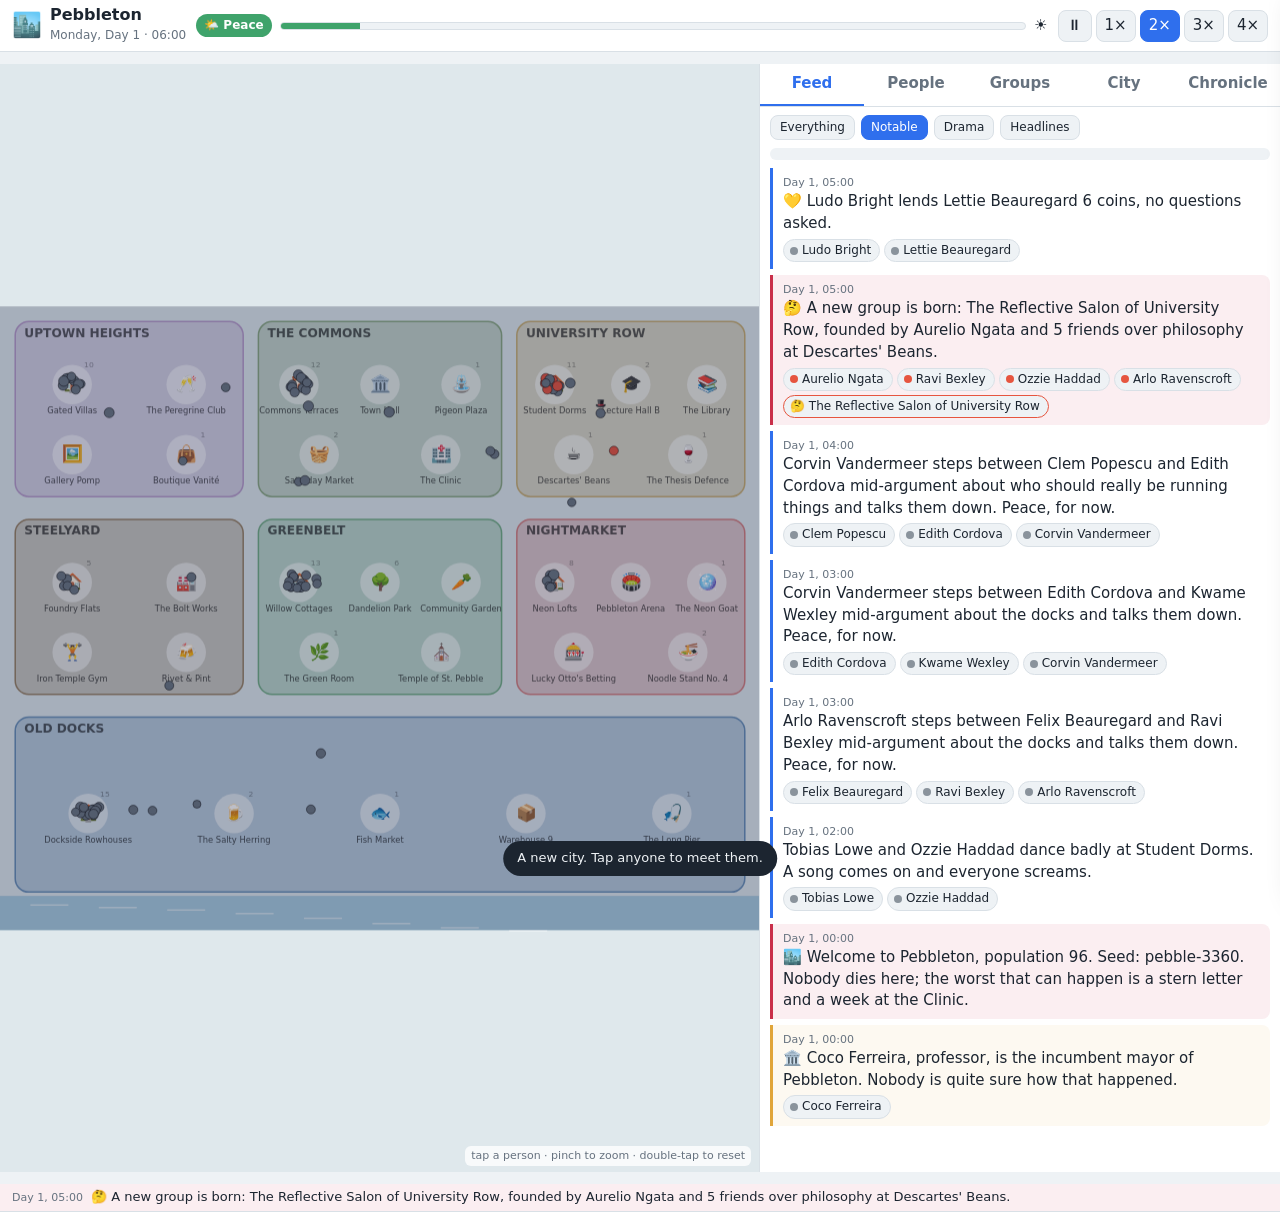
<file: city/index.html>
<!DOCTYPE html>
<html lang="en">
<head>
<meta charset="utf-8">
<meta name="viewport" content="width=device-width, initial-scale=1, viewport-fit=cover">
<meta name="theme-color" content="#1b2430">
<title>Pebbleton — a living AI city</title>
<link rel="stylesheet" href="css/style.css">
</head>
<body>
<header id="top">
  <div class="brand"><span class="logo">🏙️</span><div><b>Pebbleton</b><small id="clock">Day 1 · 00:00</small></div></div>
  <div class="controls">
    <button id="play" title="Play / pause (space)">⏸</button>
    <button class="spd" data-spd="1" title="Slow">1×</button>
    <button class="spd on" data-spd="2" title="Normal">2×</button>
    <button class="spd" data-spd="3" title="Fast">3×</button>
    <button class="spd" data-spd="4" title="Very fast">4×</button>
  </div>
  <div class="status">
    <span id="phase" class="phase peace">🌤️ Peace</span>
    <div class="tension" title="City tension"><div id="tension-fill" class="fill"></div></div>
    <span id="weather">☀️</span>
  </div>
</header>
<main>
  <section id="mapwrap">
    <canvas id="map"></canvas>
    <div id="maphint">tap a person · pinch to zoom · double-tap to reset</div>
  </section>
  <div id="headline"></div>
  <section id="side">
    <nav id="tabs">
      <button class="tab on" data-tab="feed">Feed</button>
      <button class="tab" data-tab="people">People</button>
      <button class="tab" data-tab="groups">Groups</button>
      <button class="tab" data-tab="city">City</button>
      <button class="tab" data-tab="chronicle">Chronicle</button>
    </nav>
    <div id="panel">
      <div class="pane" id="pane-feed">
        <div class="feed-tools">
          <button class="lvl" data-lvl="0">Everything</button>
          <button class="lvl on" data-lvl="1">Notable</button>
          <button class="lvl" data-lvl="2">Drama</button>
          <button class="lvl" data-lvl="3">Headlines</button>
        </div>
        <div id="follow-bar" hidden></div>
        <div id="feed"></div>
      </div>
      <div class="pane" id="pane-people" hidden>
        <input id="people-search" type="search" placeholder="Search people, jobs, groups…">
        <div id="people"></div>
      </div>
      <div class="pane" id="pane-groups" hidden><div id="groups"></div></div>
      <div class="pane" id="pane-city" hidden><div id="city"></div></div>
      <div class="pane" id="pane-chronicle" hidden><div id="chronicle"></div></div>
    </div>
  </section>
</main>
<div id="sheet">
  <div class="sheet-bar"><button id="sheet-back" hidden>‹ back</button><span class="grip"></span><button id="sheet-close">✕</button></div>
  <div id="sheet-body"></div>
</div>
<div id="toast"></div>
<script src="js/rng.js"></script>
<script src="js/data.js"></script>
<script src="js/citizen.js"></script>
<script src="js/groups.js"></script>
<script src="js/interactions.js"></script>
<script src="js/politics.js"></script>
<script src="js/conflict.js"></script>
<script src="js/world.js"></script>
<script src="js/render.js"></script>
<script src="js/ui.js"></script>
<script src="js/main.js"></script>
</body>
</html>
</file>
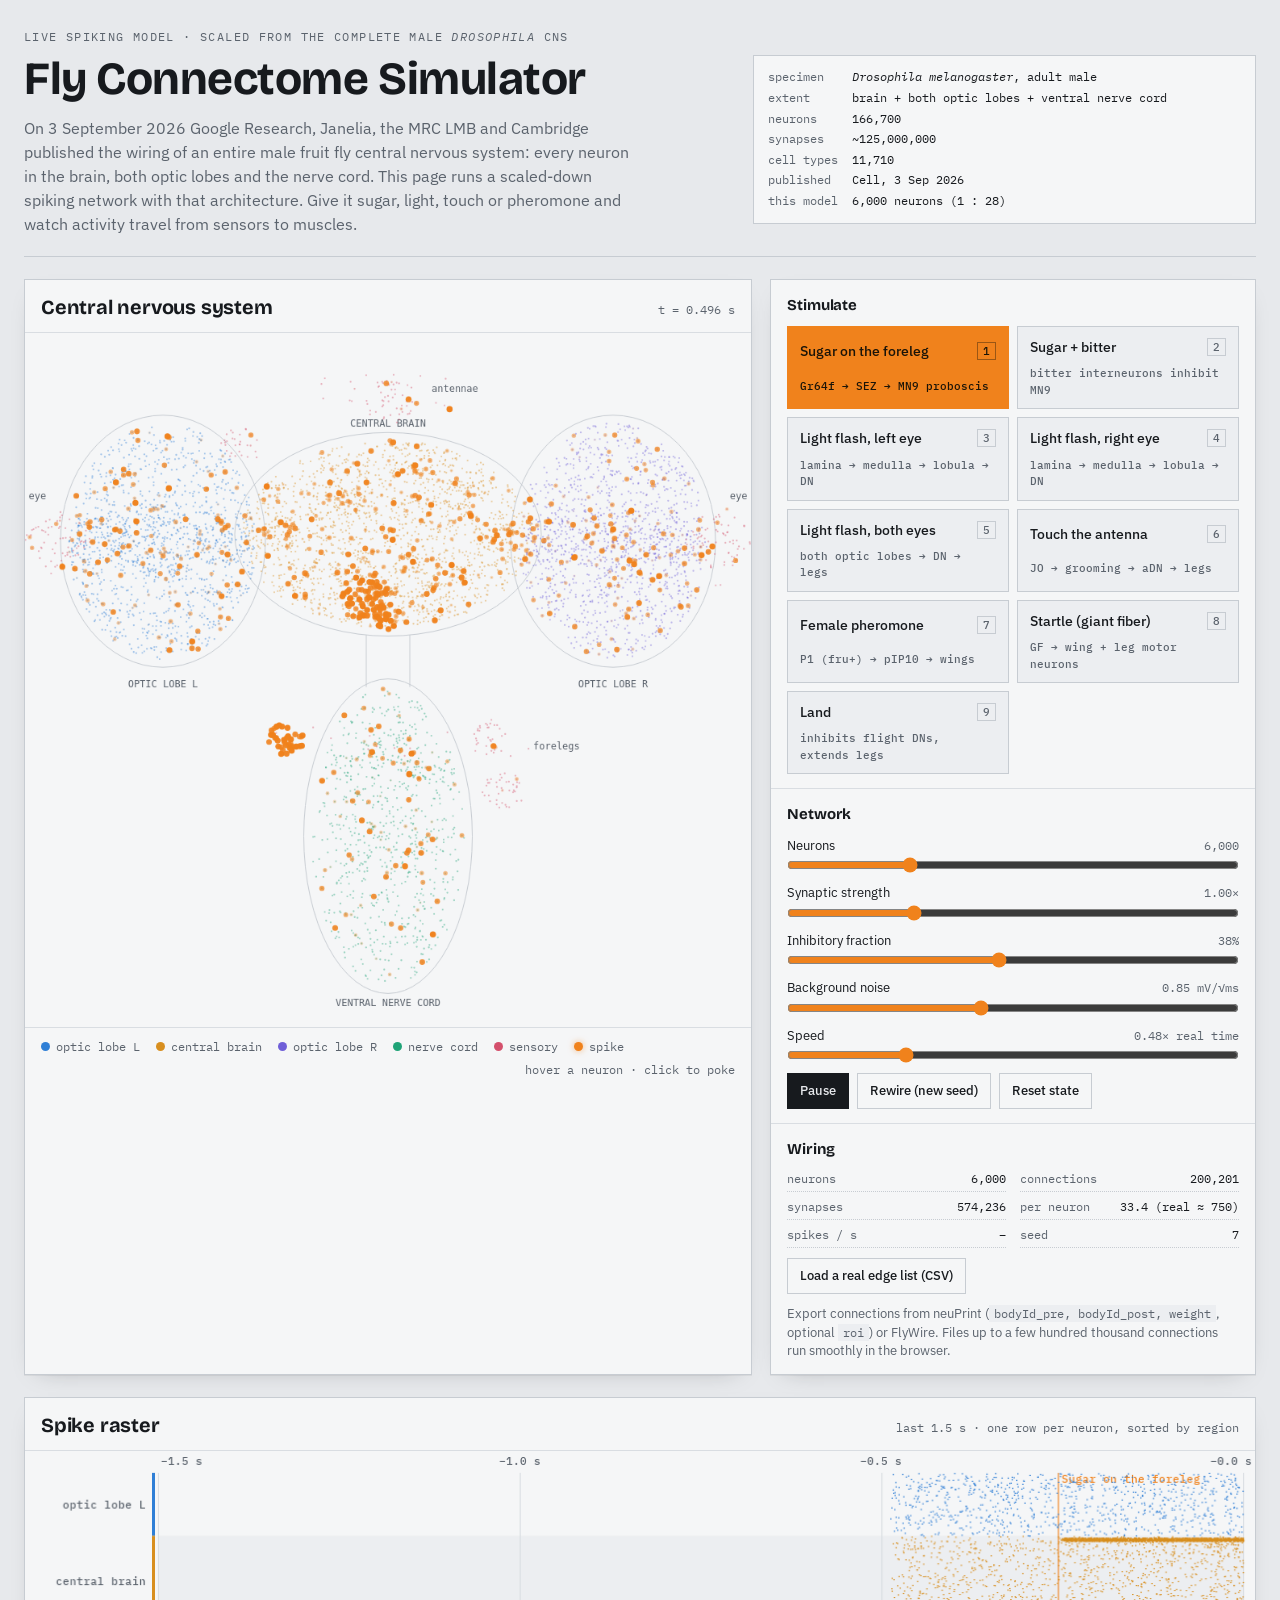
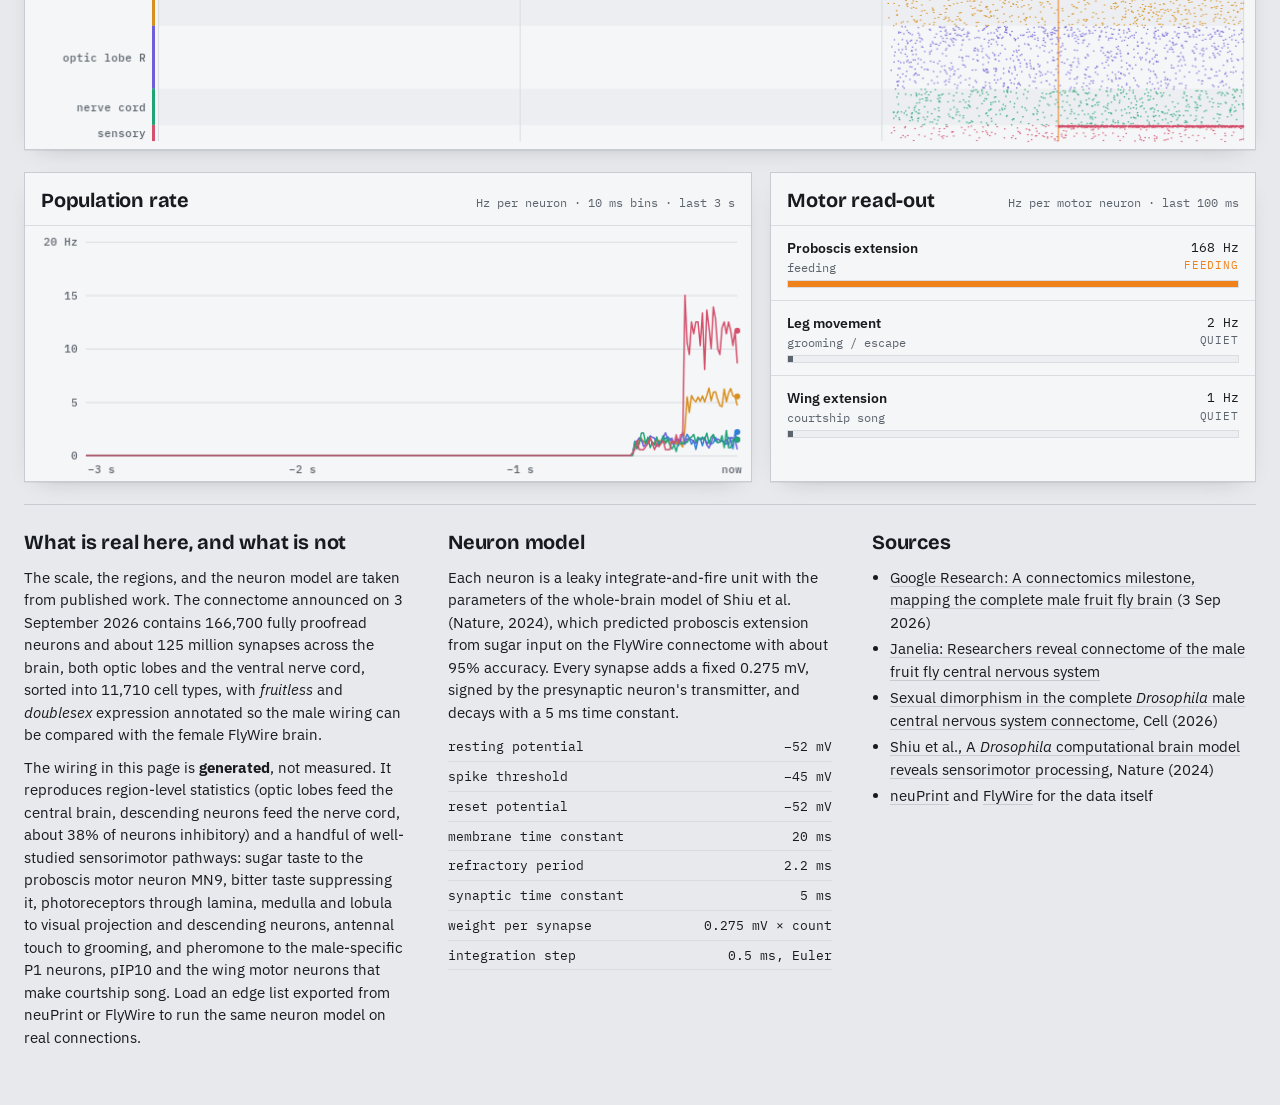
<file: fly-brain-sim/index.html>
<!DOCTYPE html>
<html lang="en">
<head>
<meta charset="utf-8">
<meta name="viewport" content="width=device-width, initial-scale=1">
<title>Fly Connectome Simulator</title>
<link rel="preconnect" href="https://fonts.googleapis.com">
<link rel="stylesheet" href="https://fonts.googleapis.com/css2?family=Bricolage+Grotesque:opsz,wght@12..96,500;12..96,700&family=IBM+Plex+Sans:wght@400;500;600&family=IBM+Plex+Mono:wght@400;500&display=swap">
<style>
:root {
  color-scheme: light dark;
  --bg: #e7e9ec;
  --panel: #f5f6f7;
  --panel-2: #eceef1;
  --ink: #171a1e;
  --muted: #5b636d;
  --line: #c7ccd2;
  --line-soft: #d9dde2;
  --spike: #f0821c;
  --spike-glow: rgba(240, 130, 28, 0.55);
  --olL: #2f7fd6;
  --olR: #6f5fd8;
  --cb: #d88f1f;
  --vnc: #1fa377;
  --sens: #d4506c;
  --focus: #2f7fd6;
  --dot-alpha: 0.42;
  --shadow: 0 1px 0 rgba(23, 26, 30, 0.06), 0 8px 24px -16px rgba(23, 26, 30, 0.35);
}
@media (prefers-color-scheme: dark) {
  :root:not([data-theme="light"]) {
    --bg: #0f1214;
    --panel: #171b1f;
    --panel-2: #1e2428;
    --ink: #e6e9ec;
    --muted: #8d97a1;
    --line: #2b3239;
    --line-soft: #232a30;
    --spike: #ffc857;
    --spike-glow: rgba(255, 200, 87, 0.6);
    --olL: #5aa0ee;
    --olR: #9384f0;
    --cb: #f0ad3f;
    --vnc: #3ec695;
    --sens: #ef7590;
    --focus: #5aa0ee;
    --dot-alpha: 0.5;
    --shadow: 0 1px 0 rgba(0, 0, 0, 0.3), 0 10px 30px -18px rgba(0, 0, 0, 0.9);
  }
}
:root[data-theme="dark"] {
  --bg: #0f1214;
  --panel: #171b1f;
  --panel-2: #1e2428;
  --ink: #e6e9ec;
  --muted: #8d97a1;
  --line: #2b3239;
  --line-soft: #232a30;
  --spike: #ffc857;
  --spike-glow: rgba(255, 200, 87, 0.6);
  --olL: #5aa0ee;
  --olR: #9384f0;
  --cb: #f0ad3f;
  --vnc: #3ec695;
  --sens: #ef7590;
  --focus: #5aa0ee;
  --dot-alpha: 0.5;
  --shadow: 0 1px 0 rgba(0, 0, 0, 0.3), 0 10px 30px -18px rgba(0, 0, 0, 0.9);
}

* { box-sizing: border-box; }
html, body { margin: 0; }
body {
  background: var(--bg);
  color: var(--ink);
  font-family: "IBM Plex Sans", "Helvetica Neue", Arial, sans-serif;
  font-size: 15px;
  line-height: 1.5;
  -webkit-font-smoothing: antialiased;
}
.mono { font-family: "IBM Plex Mono", "SFMono-Regular", Menlo, Consolas, monospace; font-variant-numeric: tabular-nums; }
h1, h2, h3 { font-family: "Bricolage Grotesque", "IBM Plex Sans", Arial, sans-serif; margin: 0; text-wrap: balance; letter-spacing: -0.01em; }
h1 { font-size: clamp(30px, 4.2vw, 46px); font-weight: 700; line-height: 1.05; }
h2 { font-size: 20px; font-weight: 700; }
h3 { font-size: 15px; font-weight: 700; }
p { margin: 0; }
a { color: inherit; text-decoration-color: var(--line); text-underline-offset: 3px; }
a:hover { text-decoration-color: var(--ink); }
:focus-visible { outline: 2px solid var(--focus); outline-offset: 2px; }

.wrap { max-width: 1280px; margin: 0 auto; padding: 28px 24px 56px; display: flex; flex-direction: column; gap: 22px; }

/* ---- header ---- */
.masthead { display: grid; grid-template-columns: minmax(0, 1.4fr) minmax(280px, 1fr); gap: 24px; align-items: end; border-bottom: 1px solid var(--line); padding-bottom: 20px; }
.masthead .lede { max-width: 62ch; margin-top: 12px; color: var(--muted); font-size: 16px; }
.eyebrow { font-family: "IBM Plex Mono", monospace; font-size: 11.5px; letter-spacing: 0.12em; text-transform: uppercase; color: var(--muted); margin-bottom: 10px; }
.specimen { font-family: "IBM Plex Mono", monospace; font-size: 12px; line-height: 1.55; border: 1px solid var(--line); background: var(--panel); padding: 12px 14px; display: grid; grid-template-columns: max-content 1fr; column-gap: 14px; row-gap: 2px; }
.specimen dt { color: var(--muted); }
.specimen dd { margin: 0; font-variant-numeric: tabular-nums; }

/* ---- main grid ---- */
.lab { display: grid; grid-template-columns: minmax(0, 3fr) minmax(300px, 2fr); gap: 18px; }
.panel { background: var(--panel); border: 1px solid var(--line); box-shadow: var(--shadow); }
.panel-head { display: flex; justify-content: space-between; align-items: baseline; gap: 12px; padding: 12px 16px 10px; border-bottom: 1px solid var(--line-soft); }
.panel-head .sub { font-family: "IBM Plex Mono", monospace; font-size: 11.5px; color: var(--muted); font-variant-numeric: tabular-nums; }
.map-wrap { position: relative; }
#map { display: block; width: 100%; height: auto; cursor: crosshair; }
.legend { display: flex; flex-wrap: wrap; gap: 6px 16px; padding: 10px 16px 12px; font-family: "IBM Plex Mono", monospace; font-size: 11.5px; color: var(--muted); border-top: 1px solid var(--line-soft); }
.legend span::before { content: ""; display: inline-block; width: 9px; height: 9px; border-radius: 50%; margin-right: 6px; vertical-align: -0.5px; background: var(--c); }
.legend .spk::before { background: var(--spike); box-shadow: 0 0 6px var(--spike-glow); }
.tip { position: absolute; pointer-events: none; font-family: "IBM Plex Mono", monospace; font-size: 11.5px; background: var(--ink); color: var(--bg); padding: 5px 8px; max-width: 280px; line-height: 1.4; transform: translate(12px, 12px); display: none; z-index: 2; }
.tip b { color: inherit; font-weight: 500; }

/* ---- controls ---- */
.controls { display: flex; flex-direction: column; }
.ctl-section { padding: 14px 16px; border-bottom: 1px solid var(--line-soft); display: flex; flex-direction: column; gap: 10px; }
.ctl-section:last-child { border-bottom: 0; }
.stim-grid { display: grid; grid-template-columns: 1fr 1fr; gap: 8px; }
.stim { appearance: none; font: inherit; font-size: 13.5px; font-weight: 500; color: var(--ink); background: var(--panel-2); border: 1px solid var(--line); padding: 10px 12px; text-align: left; cursor: pointer; display: grid; grid-template-columns: 1fr auto; align-items: center; gap: 8px; transition: background 120ms, border-color 120ms; }
.stim:hover { border-color: var(--ink); }
.stim .key { font-family: "IBM Plex Mono", monospace; font-size: 11px; color: var(--muted); border: 1px solid var(--line); padding: 0 5px; line-height: 16px; }
.stim .to { grid-column: 1 / -1; font-family: "IBM Plex Mono", monospace; font-size: 11px; color: var(--muted); }
.stim.active { background: var(--spike); border-color: var(--spike); color: #1a1408; }
.stim.active .key, .stim.active .to { color: #1a1408; border-color: rgba(26, 20, 8, 0.4); }
.slider { display: grid; grid-template-columns: 1fr auto; gap: 2px 10px; align-items: center; font-size: 13px; }
.slider label { color: var(--ink); }
.slider output { font-family: "IBM Plex Mono", monospace; font-size: 12px; color: var(--muted); font-variant-numeric: tabular-nums; text-align: right; min-width: 8ch; }
.slider input { grid-column: 1 / -1; width: 100%; accent-color: var(--spike); margin: 0; }
.row { display: flex; gap: 8px; flex-wrap: wrap; }
.btn { appearance: none; font: inherit; font-size: 13px; font-weight: 500; color: var(--ink); background: transparent; border: 1px solid var(--line); padding: 7px 12px; cursor: pointer; }
.btn:hover { border-color: var(--ink); }
.btn.primary { background: var(--ink); color: var(--bg); border-color: var(--ink); }
.file { font-size: 12.5px; color: var(--muted); }
.file input { display: none; }
.file .btn { display: inline-block; }
.note { font-size: 12.5px; color: var(--muted); }
.stats { display: grid; grid-template-columns: repeat(2, 1fr); gap: 6px 14px; font-family: "IBM Plex Mono", monospace; font-size: 12px; }
.stats div { display: flex; justify-content: space-between; gap: 8px; border-bottom: 1px dotted var(--line); padding-bottom: 3px; }
.stats span:first-child { color: var(--muted); }

/* ---- raster + charts ---- */
canvas.plot { display: block; width: 100%; height: auto; }
.two { display: grid; grid-template-columns: minmax(0, 3fr) minmax(300px, 2fr); gap: 18px; }
.meters { display: flex; flex-direction: column; }
.meter { display: grid; grid-template-columns: 1fr auto; gap: 4px 12px; padding: 12px 16px; border-bottom: 1px solid var(--line-soft); }
.meter:last-child { border-bottom: 0; }
.meter .name { font-weight: 600; font-size: 14px; }
.meter .beh { font-family: "IBM Plex Mono", monospace; font-size: 11.5px; color: var(--muted); }
.meter .val { font-family: "IBM Plex Mono", monospace; font-size: 13px; font-variant-numeric: tabular-nums; text-align: right; align-self: center; }
.meter .bar { grid-column: 1 / -1; height: 8px; background: var(--panel-2); border: 1px solid var(--line-soft); position: relative; overflow: hidden; }
.meter .bar i { position: absolute; inset: 0 auto 0 0; width: 0; background: var(--muted); transition: width 80ms linear, background 120ms; }
.meter.on .bar i { background: var(--spike); box-shadow: 0 0 8px var(--spike-glow); }
.meter .state { font-family: "IBM Plex Mono", monospace; font-size: 11px; letter-spacing: 0.08em; text-transform: uppercase; color: var(--muted); align-self: center; }
.meter.on .state { color: var(--spike); }

/* ---- notes ---- */
.notes { display: grid; grid-template-columns: repeat(auto-fit, minmax(300px, 1fr)); gap: 24px 40px; border-top: 1px solid var(--line); padding-top: 22px; }
.notes p, .notes li { max-width: 62ch; color: var(--ink); }
.notes h2 { margin-bottom: 10px; }
.notes ul { margin: 8px 0 0; padding-left: 18px; display: flex; flex-direction: column; gap: 4px; }
.params { width: 100%; border-collapse: collapse; font-family: "IBM Plex Mono", monospace; font-size: 12.5px; margin-top: 8px; }
.params td { padding: 5px 0; border-bottom: 1px solid var(--line-soft); vertical-align: top; }
.params td:last-child { text-align: right; font-variant-numeric: tabular-nums; white-space: nowrap; }
.tablewrap { overflow-x: auto; }
code { font-family: "IBM Plex Mono", monospace; font-size: 0.92em; background: var(--panel-2); padding: 1px 5px; }

@media (max-width: 900px) {
  .masthead, .lab, .two { grid-template-columns: 1fr; }
  .stim-grid { grid-template-columns: 1fr; }
}
@media (prefers-reduced-motion: reduce) {
  .stim, .meter .bar i { transition: none; }
}
</style>
</head>
<body>
<div class="wrap">

  <header class="masthead">
    <div>
      <div class="eyebrow">Live spiking model · scaled from the complete male <i>Drosophila</i> CNS</div>
      <h1>Fly Connectome Simulator</h1>
      <p class="lede">On 3 September 2026 Google Research, Janelia, the MRC LMB and Cambridge published the wiring of an entire male fruit fly central nervous system: every neuron in the brain, both optic lobes and the nerve cord. This page runs a scaled-down spiking network with that architecture. Give it sugar, light, touch or pheromone and watch activity travel from sensors to muscles.</p>
    </div>
    <dl class="specimen" aria-label="Specimen">
      <dt>specimen</dt><dd><i>Drosophila melanogaster</i>, adult male</dd>
      <dt>extent</dt><dd>brain + both optic lobes + ventral nerve cord</dd>
      <dt>neurons</dt><dd>166,700</dd>
      <dt>synapses</dt><dd>~125,000,000</dd>
      <dt>cell types</dt><dd>11,710</dd>
      <dt>published</dt><dd>Cell, 3 Sep 2026</dd>
      <dt>this model</dt><dd id="scaleLabel">6,000 neurons (1 : 28)</dd>
    </dl>
  </header>

  <section class="lab">
    <div class="panel">
      <div class="panel-head">
        <h2>Central nervous system</h2>
        <span class="sub" id="clock">t = 0.000 s</span>
      </div>
      <div class="map-wrap">
        <canvas id="map" width="900" height="860" aria-label="Map of the fly central nervous system with spiking neurons"></canvas>
        <div class="tip" id="tip"></div>
      </div>
      <div class="legend">
        <span style="--c: var(--olL)">optic lobe L</span>
        <span style="--c: var(--cb)">central brain</span>
        <span style="--c: var(--olR)">optic lobe R</span>
        <span style="--c: var(--vnc)">nerve cord</span>
        <span style="--c: var(--sens)">sensory</span>
        <span class="spk">spike</span>
        <span style="margin-left:auto">hover a neuron · click to poke</span>
      </div>
    </div>

    <div class="panel controls">
      <div class="ctl-section">
        <h3>Stimulate</h3>
        <div class="stim-grid" id="stims"></div>
      </div>
      <div class="ctl-section">
        <h3>Network</h3>
        <div class="slider">
          <label for="sN">Neurons</label><output id="oN">6,000</output>
          <input id="sN" type="range" min="1000" max="20000" step="500" value="6000">
        </div>
        <div class="slider">
          <label for="sW">Synaptic strength</label><output id="oW">1.00×</output>
          <input id="sW" type="range" min="0.25" max="3" step="0.05" value="1">
        </div>
        <div class="slider">
          <label for="sI">Inhibitory fraction</label><output id="oI">38%</output>
          <input id="sI" type="range" min="0.1" max="0.7" step="0.02" value="0.38">
        </div>
        <div class="slider">
          <label for="sNoise">Background noise</label><output id="oNoise">0.85 mV/√ms</output>
          <input id="sNoise" type="range" min="0" max="2" step="0.05" value="0.85">
        </div>
        <div class="slider">
          <label for="sSpeed">Speed</label><output id="oSpeed">0.5× real time</output>
          <input id="sSpeed" type="range" min="1" max="60" step="1" value="16">
        </div>
        <div class="row">
          <button class="btn primary" id="btnRun" type="button">Pause</button>
          <button class="btn" id="btnRewire" type="button">Rewire (new seed)</button>
          <button class="btn" id="btnReset" type="button">Reset state</button>
        </div>
      </div>
      <div class="ctl-section">
        <h3>Wiring</h3>
        <div class="stats">
          <div><span>neurons</span><span id="stN">–</span></div>
          <div><span>connections</span><span id="stE">–</span></div>
          <div><span>synapses</span><span id="stS">–</span></div>
          <div><span>per neuron</span><span id="stK">–</span></div>
          <div><span>spikes / s</span><span id="stRate">–</span></div>
          <div><span>seed</span><span id="stSeed">–</span></div>
        </div>
        <label class="file">
          <span class="btn">Load a real edge list (CSV)</span>
          <input id="file" type="file" accept=".csv,.tsv,.txt">
          <span id="fileName"></span>
        </label>
        <p class="note">Export connections from neuPrint (<code>bodyId_pre, bodyId_post, weight</code>, optional <code>roi</code>) or FlyWire. Files up to a few hundred thousand connections run smoothly in the browser.</p>
      </div>
    </div>
  </section>

  <section class="panel">
    <div class="panel-head">
      <h2>Spike raster</h2>
      <span class="sub">last 1.5 s · one row per neuron, sorted by region</span>
    </div>
    <canvas id="raster" class="plot" width="1240" height="300" aria-label="Spike raster"></canvas>
  </section>

  <section class="two">
    <div class="panel">
      <div class="panel-head">
        <h2>Population rate</h2>
        <span class="sub">Hz per neuron · 10 ms bins · last 3 s</span>
      </div>
      <canvas id="rates" class="plot" width="740" height="260" aria-label="Population firing rate per region"></canvas>
    </div>
    <div class="panel meters">
      <div class="panel-head">
        <h2>Motor read-out</h2>
        <span class="sub">Hz per motor neuron · last 100 ms</span>
      </div>
      <div id="meters"></div>
    </div>
  </section>

  <section class="notes">
    <div>
      <h2>What is real here, and what is not</h2>
      <p>The scale, the regions, and the neuron model are taken from published work. The connectome announced on 3 September 2026 contains 166,700 fully proofread neurons and about 125 million synapses across the brain, both optic lobes and the ventral nerve cord, sorted into 11,710 cell types, with <i>fruitless</i> and <i>doublesex</i> expression annotated so the male wiring can be compared with the female FlyWire brain.</p>
      <p style="margin-top:10px">The wiring in this page is <b>generated</b>, not measured. It reproduces region-level statistics (optic lobes feed the central brain, descending neurons feed the nerve cord, about 38% of neurons inhibitory) and a handful of well-studied sensorimotor pathways: sugar taste to the proboscis motor neuron MN9, bitter taste suppressing it, photoreceptors through lamina, medulla and lobula to visual projection and descending neurons, antennal touch to grooming, and pheromone to the male-specific P1 neurons, pIP10 and the wing motor neurons that make courtship song. Load an edge list exported from neuPrint or FlyWire to run the same neuron model on real connections.</p>
    </div>
    <div>
      <h2>Neuron model</h2>
      <p>Each neuron is a leaky integrate-and-fire unit with the parameters of the whole-brain model of Shiu et al. (Nature, 2024), which predicted proboscis extension from sugar input on the FlyWire connectome with about 95% accuracy. Every synapse adds a fixed 0.275 mV, signed by the presynaptic neuron's transmitter, and decays with a 5 ms time constant.</p>
      <div class="tablewrap">
      <table class="params">
        <tr><td>resting potential</td><td>−52 mV</td></tr>
        <tr><td>spike threshold</td><td>−45 mV</td></tr>
        <tr><td>reset potential</td><td>−52 mV</td></tr>
        <tr><td>membrane time constant</td><td>20 ms</td></tr>
        <tr><td>refractory period</td><td>2.2 ms</td></tr>
        <tr><td>synaptic time constant</td><td>5 ms</td></tr>
        <tr><td>weight per synapse</td><td>0.275 mV × count</td></tr>
        <tr><td>integration step</td><td>0.5 ms, Euler</td></tr>
      </table>
      </div>
    </div>
    <div>
      <h2>Sources</h2>
      <ul>
        <li><a href="https://research.google/blog/a-connectomics-milestone-mapping-the-complete-male-fruit-fly-brain/">Google Research: A connectomics milestone, mapping the complete male fruit fly brain</a> (3 Sep 2026)</li>
        <li><a href="https://www.janelia.org/news/researchers-reveal-connectome-of-the-male-fruit-fly-central-nervous-system">Janelia: Researchers reveal connectome of the male fruit fly central nervous system</a></li>
        <li><a href="https://www.cell.com/cell/fulltext/S0092-8674(26)00942-6">Sexual dimorphism in the complete <i>Drosophila</i> male central nervous system connectome</a>, Cell (2026)</li>
        <li><a href="https://doi.org/10.1038/s41586-024-07763-9">Shiu et al., A <i>Drosophila</i> computational brain model reveals sensorimotor processing</a>, Nature (2024)</li>
        <li><a href="https://neuprint.janelia.org/">neuPrint</a> and <a href="https://flywire.ai/">FlyWire</a> for the data itself</li>
      </ul>
    </div>
  </section>
</div>

<script src="sim.js"></script>
<script>
(function () {
  'use strict';
  var F = window.FlySim;
  var REGIONS = F.REGIONS;
  var REGION_TOKEN = { olL: '--olL', cb: '--cb', olR: '--olR', vnc: '--vnc', sens: '--sens' };

  // ---------- theme tokens ----------
  var tok = {};
  function readTokens() {
    var cs = getComputedStyle(document.documentElement);
    ['--bg', '--panel', '--panel-2', '--ink', '--muted', '--line', '--line-soft', '--spike', '--olL', '--cb', '--olR', '--vnc', '--sens', '--dot-alpha'].forEach(function (k) {
      tok[k] = cs.getPropertyValue(k).trim();
    });
  }
  readTokens();
  var mq = window.matchMedia('(prefers-color-scheme: dark)');
  mq.addEventListener && mq.addEventListener('change', function () { readTokens(); staticDirty = true; });
  new MutationObserver(function () { readTokens(); staticDirty = true; }).observe(document.documentElement, { attributes: true, attributeFilter: ['data-theme'] });

  function regionColor(ri) { return tok[REGION_TOKEN[REGIONS[ri].id]]; }
  function fmt(n) { return n.toLocaleString('en-US'); }

  // ---------- state ----------
  var net = null;
  var running = true;
  var stepsPerFrame = 16;
  var seed = 7;
  var custom = false; // real edge list loaded

  var SPK_CAP = 400000;
  var spkT = new Float32Array(SPK_CAP), spkId = new Int32Array(SPK_CAP), spkHead = 0, spkLen = 0;
  var BIN = 10, NBINS = 300; // ms, count
  var binCounts = [], binIdx = 0, binT = 0;
  var stimMarks = []; // {t, label}
  var spikesLastSecond = 0, spikeWindowStart = 0, spikesPerSec = 0;

  function makeNet() {
    net = new F.Network({
      N: +sN.value, seed: seed,
      inhFraction: +sI.value, weightScale: +sW.value, noise: +sNoise.value
    });
    custom = false;
    afterBuild();
  }
  function afterBuild() {
    net.onSpike = recordSpike;
    spkHead = 0; spkLen = 0; stimMarks = [];
    binCounts = [];
    for (var r = 0; r < REGIONS.length; r++) binCounts.push(new Float32Array(NBINS));
    binIdx = 0; binT = 0;
    spikesLastSecond = 0; spikeWindowStart = 0; spikesPerSec = 0;
    staticDirty = true;
    updateStats();
    buildStimButtons();
  }
  function recordSpike(t, i) {
    spkT[spkHead] = t; spkId[spkHead] = i;
    spkHead = (spkHead + 1) % SPK_CAP;
    if (spkLen < SPK_CAP) spkLen++;
  }

  // ---------- DOM ----------
  var $ = function (id) { return document.getElementById(id); };
  var sN = $('sN'), sW = $('sW'), sI = $('sI'), sNoise = $('sNoise'), sSpeed = $('sSpeed');
  var map = $('map'), mctx = map.getContext('2d');
  var raster = $('raster'), rctx = raster.getContext('2d');
  var rates = $('rates'), cctx = rates.getContext('2d');
  var tip = $('tip');
  var staticLayer = document.createElement('canvas');
  var staticDirty = true;

  function updateStats() {
    $('stN').textContent = fmt(net.N);
    $('stE').textContent = fmt(net.E);
    $('stS').textContent = fmt(Math.round(net.totalSynapses));
    $('stK').textContent = (net.E / net.N).toFixed(1) + ' (real ≈ 750)';
    $('stSeed').textContent = custom ? 'file' : String(seed);
    $('scaleLabel').textContent = fmt(net.N) + ' neurons (1 : ' + Math.round(F.REAL.neurons / net.N) + ')';
  }

  var stimButtons = {};
  function buildStimButtons() {
    var box = $('stims');
    box.innerHTML = '';
    stimButtons = {};
    var list;
    if (custom) {
      list = net.groups.map(function (g) { return { id: g.id, label: g.label, to: 'poke every neuron in ' + g.region, groups: [g.id], rate: 60, duration: 300 }; });
    } else {
      var to = { sugar: 'Gr64f → SEZ → MN9 proboscis', bitter: 'bitter interneurons inhibit MN9', flashL: 'lamina → medulla → lobula → DN', flashR: 'lamina → medulla → lobula → DN', flash: 'both optic lobes → DN → legs', touch: 'JO → grooming → aDN → legs', pheromone: 'P1 (fru+) → pIP10 → wings', startle: 'GF → wing + leg motor neurons', land: 'inhibits flight DNs, extends legs' };
      list = Object.keys(F.STIMULI).map(function (k) { var s = F.STIMULI[k]; return { id: k, label: s.label, to: to[k], groups: s.groups, rate: s.rate, duration: s.duration }; });
    }
    list.forEach(function (s, n) {
      var b = document.createElement('button');
      b.type = 'button'; b.className = 'stim';
      b.innerHTML = '<span>' + s.label + '</span><span class="key">' + (n + 1) + '</span><span class="to">' + s.to + '</span>';
      b.addEventListener('click', function () { fire(s); });
      box.appendChild(b);
      stimButtons[s.id] = { el: b, spec: s, until: 0 };
    });
  }
  function fire(s) {
    s.groups.forEach(function (gid) { var g = net.groupIndex[gid]; if (g) net.stimulate(g.members, s.rate, s.duration); });
    stimMarks.push({ t: net.t, label: s.label });
    if (stimMarks.length > 40) stimMarks.shift();
    var sb = stimButtons[s.id];
    if (sb) { sb.until = net.t + s.duration; sb.el.classList.add('active'); }
    if (!running) toggleRun();
  }

  // meters
  var meterEls = {};
  (function () {
    var box = $('meters');
    F.READOUTS.forEach(function (ro) {
      var d = document.createElement('div');
      d.className = 'meter';
      d.innerHTML = '<div><div class="name">' + ro.label + '</div><div class="beh">' + ro.behaviour + '</div></div><div><div class="val"><span class="v">0</span> Hz</div><div class="state">quiet</div></div><div class="bar"><i></i></div>';
      box.appendChild(d);
      meterEls[ro.id] = { el: d, v: d.querySelector('.v'), bar: d.querySelector('.bar i'), state: d.querySelector('.state') };
    });
  })();

  // ---------- controls ----------
  function bindSlider(input, output, format, onInput) {
    var f = function () { output.textContent = format(+input.value); onInput && onInput(+input.value); };
    input.addEventListener('input', f);
    return f;
  }
  bindSlider(sN, $('oN'), function (v) { return fmt(v); });
  sN.addEventListener('change', function () { makeNet(); });
  bindSlider(sW, $('oW'), function (v) { return v.toFixed(2) + '×'; }, function (v) { net.weightScale = v; });
  bindSlider(sI, $('oI'), function (v) { return Math.round(v * 100) + '%'; });
  sI.addEventListener('change', function () { if (!custom) makeNet(); });
  bindSlider(sNoise, $('oNoise'), function (v) { return v.toFixed(2) + ' mV/√ms'; }, function (v) { net.noise = v; });
  var speedFmt = bindSlider(sSpeed, $('oSpeed'), function (v) { stepsPerFrame = v; return (v * 0.5 * 60 / 1000).toFixed(2).replace(/\.?0+$/, '') + '× real time'; });

  function toggleRun() { running = !running; $('btnRun').textContent = running ? 'Pause' : 'Run'; }
  $('btnRun').addEventListener('click', toggleRun);
  $('btnRewire').addEventListener('click', function () { seed = (seed * 7919 + 13) % 100000 + 1; makeNet(); });
  $('btnReset').addEventListener('click', function () { net.reset(); net.onSpike = recordSpike; spkHead = 0; spkLen = 0; stimMarks = []; binCounts.forEach(function (b) { b.fill(0); }); });

  document.addEventListener('keydown', function (e) {
    if (e.target && /input|textarea|select/i.test(e.target.tagName)) return;
    if (e.key === ' ') { e.preventDefault(); toggleRun(); return; }
    var n = parseInt(e.key, 10);
    if (n >= 1 && n <= 9) {
      var keys = Object.keys(stimButtons);
      if (keys[n - 1]) fire(stimButtons[keys[n - 1]].spec);
    }
  });

  // ---------- file loading ----------
  $('file').addEventListener('change', function (ev) {
    var f = ev.target.files && ev.target.files[0];
    if (!f) return;
    $('fileName').textContent = 'reading ' + f.name + '…';
    var reader = new FileReader();
    reader.onload = function () {
      try {
        var res = parseEdgeList(String(reader.result));
        net = new F.Network({ N: 10, seed: seed, inhFraction: +sI.value, weightScale: +sW.value, noise: +sNoise.value });
        net.loadEdgeList(res.pre, res.post, res.w, res.regionOf);
        custom = true;
        afterBuild();
        $('fileName').textContent = f.name + ': ' + fmt(net.N) + ' neurons, ' + fmt(net.E) + ' connections';
        sN.value = Math.min(20000, Math.max(1000, net.N)); $('oN').textContent = fmt(net.N);
      } catch (err) {
        $('fileName').textContent = 'Could not read that file: ' + err.message;
      }
    };
    reader.readAsText(f);
  });

  function parseEdgeList(text) {
    var lines = text.split(/\r?\n/).filter(function (l) { return l.trim().length; });
    if (!lines.length) throw new Error('the file is empty');
    var sep = lines[0].indexOf('\t') >= 0 ? '\t' : ',';
    var head = lines[0].split(sep).map(function (h) { return h.trim().replace(/^"|"$/g, '').toLowerCase(); });
    var hasHeader = head.some(function (h) { return /[a-z]/.test(h); });
    function find(cands, fallback) {
      for (var c = 0; c < cands.length; c++) { var i = head.indexOf(cands[c]); if (i >= 0) return i; }
      return fallback;
    }
    var ip = hasHeader ? find(['bodyid_pre', 'pre', 'pre_root_id', 'pre_pt_root_id', 'source', 'pre_id', 'bodyid_source'], 0) : 0;
    var io = hasHeader ? find(['bodyid_post', 'post', 'post_root_id', 'post_pt_root_id', 'target', 'post_id', 'bodyid_target'], 1) : 1;
    var iw = hasHeader ? find(['weight', 'syn_count', 'count', 'n_syn', 'synapses', 'nt_weight'], 2) : 2;
    var ir = hasHeader ? find(['roi', 'region', 'neuropil', 'pre_roi', 'roi_pre'], -1) : -1;
    var pre = [], post = [], w = [];
    var regionByNode = ir >= 0 ? new Map() : null;
    for (var l = hasHeader ? 1 : 0; l < lines.length; l++) {
      var cols = lines[l].split(sep);
      if (cols.length <= Math.max(ip, io)) continue;
      var a = cols[ip].trim(), b = cols[io].trim();
      if (!a || !b) continue;
      pre.push(a); post.push(b);
      w.push(iw >= 0 && cols[iw] !== undefined ? parseFloat(cols[iw]) || 1 : 1);
      if (regionByNode && cols[ir] !== undefined) regionByNode.set(a, cols[ir].trim());
    }
    if (!pre.length) throw new Error('no pre/post pairs found');
    var regionOf = null;
    if (regionByNode) {
      regionOf = function (id) {
        var s = regionByNode.get(id) || '';
        if (/vnc|leg|neck|wing|haltere|abd|anmp|lnmp|mtnmp|intnp|ov\b|ventral nerve/i.test(s)) return 'vnc';
        if (/^(me|lo|lop|la|ame)\(l\)|optic.*(left|_l)|\(l\)$/i.test(s) && /me|lo|la|optic/i.test(s)) return 'olL';
        if (/^(me|lo|lop|la|ame)\(r\)|optic.*(right|_r)|\(r\)$/i.test(s) && /me|lo|la|optic/i.test(s)) return 'olR';
        if (/sens|afferent|photoreceptor/i.test(s)) return 'sens';
        return 'cb';
      };
    }
    return { pre: pre, post: post, w: w, regionOf: regionOf };
  }

  // ---------- map drawing ----------
  var W = 900, H = 860;
  var hoverIdx = -1;
  function px(x) { return x * W; }
  function py(y) { return y * H; }

  function drawStatic() {
    staticLayer.width = W; staticLayer.height = H;
    var c = staticLayer.getContext('2d');
    c.fillStyle = tok['--panel'];
    c.fillRect(0, 0, W, H);
    // silhouettes
    c.lineWidth = 1;
    c.strokeStyle = tok['--line'];
    c.setLineDash([]);
    REGIONS.forEach(function (R) {
      if (R.id === 'sens') return;
      c.beginPath();
      c.ellipse(px(R.cx), py(R.cy), px(R.rx) + 10, py(R.ry) + 10, 0, 0, Math.PI * 2);
      c.stroke();
    });
    // neck connective
    c.beginPath(); c.moveTo(px(0.47), py(0.435)); c.lineTo(px(0.47), py(0.51));
    c.moveTo(px(0.53), py(0.435)); c.lineTo(px(0.53), py(0.51)); c.stroke();
    // region labels
    c.fillStyle = tok['--muted'];
    c.font = '500 12px "IBM Plex Mono", monospace';
    c.textAlign = 'center';
    c.fillText('OPTIC LOBE L', px(0.19), py(0.51));
    c.fillText('CENTRAL BRAIN', px(0.50), py(0.135));
    c.fillText('OPTIC LOBE R', px(0.81), py(0.51));
    c.fillText('VENTRAL NERVE CORD', px(0.50), py(0.97));
    c.textAlign = 'left';
    c.fillText('antennae', px(0.56), py(0.085));
    c.fillText('forelegs', px(0.70), py(0.60));
    c.fillText('eye', px(0.005), py(0.24));
    c.textAlign = 'right';
    c.fillText('eye', px(0.995), py(0.24));
    c.textAlign = 'left';
    // neurons
    var alpha = parseFloat(tok['--dot-alpha']) || 0.4;
    c.globalAlpha = alpha;
    var N = net.N;
    for (var r = 0; r < REGIONS.length; r++) {
      c.fillStyle = regionColor(r);
      var s = net.regionStart[r], e = s + net.regionCount[r];
      for (var i = s; i < e; i++) {
        var x = px(net.x[i]), y = py(net.y[i]);
        if (net.sign[i] < 0) { c.fillRect(x - 0.9, y - 0.9, 1.8, 1.8); }
        else { c.beginPath(); c.arc(x, y, 1.15, 0, 6.2832); c.fill(); }
      }
    }
    c.globalAlpha = 1;
    staticDirty = false;
  }

  function drawMap() {
    if (staticDirty) drawStatic();
    mctx.drawImage(staticLayer, 0, 0);
    var t = net.t, last = net.lastSpike, N = net.N;
    var FADE = 90;
    mctx.fillStyle = tok['--spike'];
    for (var i = 0; i < N; i++) {
      var age = t - last[i];
      if (age < FADE) {
        var a = 1 - age / FADE;
        mctx.globalAlpha = a;
        var rad = 1.6 + 2.2 * a;
        mctx.beginPath(); mctx.arc(px(net.x[i]), py(net.y[i]), rad, 0, 6.2832); mctx.fill();
      }
    }
    mctx.globalAlpha = 1;
    // hover ring
    if (hoverIdx >= 0) {
      mctx.strokeStyle = tok['--ink']; mctx.lineWidth = 1.2;
      mctx.beginPath(); mctx.arc(px(net.x[hoverIdx]), py(net.y[hoverIdx]), 6, 0, 6.2832); mctx.stroke();
    }
  }

  // hover / click
  function nearest(cx, cy) {
    var best = -1, bd = 0.0006; // ~ 2.4% of width
    for (var i = 0; i < net.N; i++) {
      var dx = net.x[i] - cx, dy = net.y[i] - cy, d = dx * dx + dy * dy;
      if (d < bd) { bd = d; best = i; }
    }
    return best;
  }
  function canvasPos(ev) {
    var r = map.getBoundingClientRect();
    return { x: (ev.clientX - r.left) / r.width, y: (ev.clientY - r.top) / r.height, px: ev.clientX - r.left, py: ev.clientY - r.top };
  }
  map.addEventListener('mousemove', function (ev) {
    var p = canvasPos(ev);
    hoverIdx = nearest(p.x, p.y);
    if (hoverIdx < 0) { tip.style.display = 'none'; return; }
    var i = hoverIdx;
    var g = net.group[i] >= 0 ? F.GROUPS[net.group[i]].label : 'unlabelled ' + REGIONS[net.region[i]].name.toLowerCase() + ' neuron';
    var deg = net.rowPtr[i + 1] - net.rowPtr[i];
    var idLabel = net.nodeIds ? net.nodeIds[i] : '#' + i;
    tip.innerHTML = '<b>' + idLabel + '</b> · ' + REGIONS[net.region[i]].name + '<br>' + g + '<br>' + (net.sign[i] < 0 ? 'inhibitory' : 'excitatory') + ' · ' + deg + ' outputs · v = ' + net.v[i].toFixed(1) + ' mV';
    tip.style.left = p.px + 'px'; tip.style.top = p.py + 'px'; tip.style.display = 'block';
  });
  map.addEventListener('mouseleave', function () { hoverIdx = -1; tip.style.display = 'none'; });
  map.addEventListener('click', function (ev) {
    var p = canvasPos(ev), members = [], r2 = 0.03 * 0.03;
    for (var i = 0; i < net.N; i++) { var dx = net.x[i] - p.x, dy = net.y[i] - p.y; if (dx * dx + dy * dy < r2) members.push(i); }
    if (!members.length) return;
    net.stimulate(members, 150, 200);
    stimMarks.push({ t: net.t, label: 'poke' });
    if (!running) toggleRun();
  });

  // ---------- raster ----------
  var RW = 1240, RH = 300, RWIN = 1500, RLEFT = 134, RTOP = 22;
  var SHORT = { olL: 'optic lobe L', cb: 'central brain', olR: 'optic lobe R', vnc: 'nerve cord', sens: 'sensory' };
  function drawRaster() {
    rctx.fillStyle = tok['--panel']; rctx.fillRect(0, 0, RW, RH);
    var t = net.t, N = net.N, t0 = t - RWIN;
    var plotW = RW - RLEFT - 12, plotH = RH - RTOP - 8;
    // region bands
    rctx.font = '500 11px "IBM Plex Mono", monospace';
    rctx.textAlign = 'right';
    for (var r = 0; r < REGIONS.length; r++) {
      if (!net.regionCount[r]) continue;
      var y0 = RTOP + net.regionStart[r] / N * plotH, y1 = RTOP + (net.regionStart[r] + net.regionCount[r]) / N * plotH;
      rctx.fillStyle = r % 2 ? tok['--panel-2'] : tok['--panel'];
      rctx.fillRect(RLEFT, y0, plotW, y1 - y0);
      rctx.fillStyle = regionColor(r);
      rctx.fillRect(RLEFT - 6, y0, 3, y1 - y0);
      if (y1 - y0 > 12) { rctx.fillStyle = tok['--muted']; rctx.fillText(SHORT[REGIONS[r].id], RLEFT - 12, (y0 + y1) / 2 + 4); }
    }
    // time axis
    rctx.fillStyle = tok['--muted']; rctx.textAlign = 'center';
    for (var s = 0; s <= RWIN; s += 500) {
      var x = RLEFT + s / RWIN * plotW;
      rctx.fillStyle = tok['--line-soft']; rctx.fillRect(x, RTOP, 1, plotH);
      rctx.fillStyle = tok['--muted'];
      rctx.fillText('−' + ((RWIN - s) / 1000).toFixed(1) + ' s', Math.min(RW - 24, Math.max(RLEFT + 24, x)), 14);
    }
    // stimulus marks
    rctx.textAlign = 'left';
    for (var m = 0; m < stimMarks.length; m++) {
      var sm = stimMarks[m];
      if (sm.t < t0) continue;
      var sx = RLEFT + (sm.t - t0) / RWIN * plotW;
      rctx.fillStyle = tok['--spike'];
      rctx.fillRect(sx, RTOP, 1, plotH);
      var flip = sx > RLEFT + plotW - 150;
      rctx.textAlign = flip ? 'right' : 'left';
      rctx.fillText(sm.label, flip ? sx - 4 : sx + 4, RTOP + 10);
    }
    // spikes
    var k = spkLen, idx = (spkHead - 1 + SPK_CAP) % SPK_CAP;
    var colors = []; for (r = 0; r < REGIONS.length; r++) colors.push(regionColor(r));
    var scaleX = plotW / RWIN, scaleY = plotH / N;
    var lastColor = -1;
    while (k-- > 0) {
      var st = spkT[idx];
      if (st < t0) break;
      var id = spkId[idx];
      var reg = net.region[id];
      if (reg !== lastColor) { rctx.fillStyle = colors[reg]; lastColor = reg; }
      rctx.fillRect(RLEFT + (st - t0) * scaleX, RTOP + id * scaleY, 1.5, Math.max(1, scaleY));
      idx = (idx - 1 + SPK_CAP) % SPK_CAP;
    }
  }

  // ---------- rate chart ----------
  var CW = 740, CH = 260, CL = 62, CR = 14, CT = 16, CB = 26;
  function accumulateRates() {
    // called after each sim step with net.stepCounts
    var c = net.stepCounts;
    for (var r = 0; r < REGIONS.length; r++) binCounts[r][binIdx] += c[r];
    binT += net.dt;
    if (binT >= BIN) {
      binT = 0; binIdx = (binIdx + 1) % NBINS;
      for (r = 0; r < REGIONS.length; r++) binCounts[r][binIdx] = 0;
    }
  }
  function drawRates() {
    cctx.fillStyle = tok['--panel']; cctx.fillRect(0, 0, CW, CH);
    var plotW = CW - CL - CR, plotH = CH - CT - CB;
    // find max
    var maxHz = 5;
    var series = [];
    for (var r = 0; r < REGIONS.length; r++) {
      var n = net.regionCount[r]; if (!n) { series.push(null); continue; }
      var arr = new Float32Array(NBINS);
      for (var b = 0; b < NBINS; b++) {
        var bi = (binIdx + 1 + b) % NBINS;
        var hz = binCounts[r][bi] / n / (BIN / 1000);
        arr[b] = hz; if (b < NBINS - 1 && hz > maxHz) maxHz = hz;
      }
      series.push(arr);
    }
    var stepHz = Math.max(5, Math.ceil(maxHz / 4 / 5) * 5);
    maxHz = stepHz * 4;
    // grid
    cctx.font = '500 11px "IBM Plex Mono", monospace';
    cctx.textAlign = 'right';
    for (var g = 0; g <= 4; g++) {
      var yv = maxHz * g / 4, y = CT + plotH - yv / maxHz * plotH;
      cctx.fillStyle = tok['--line-soft']; cctx.fillRect(CL, y, plotW, 1);
      cctx.fillStyle = tok['--muted']; cctx.fillText(yv.toFixed(0) + (g === 4 ? ' Hz' : ''), CL - 8, y + 4);
    }
    cctx.textAlign = 'center';
    for (var s = 0; s <= 3; s++) {
      var x = CL + s / 3 * plotW;
      cctx.fillStyle = tok['--muted'];
      cctx.fillText(s === 3 ? 'now' : '−' + (3 - s) + ' s', Math.min(CW - 20, Math.max(CL + 16, x)), CH - 8);
    }
    // lines
    cctx.lineWidth = 1.5; cctx.lineJoin = 'round';
    for (r = 0; r < REGIONS.length; r++) {
      var arr2 = series[r]; if (!arr2) continue;
      cctx.strokeStyle = regionColor(r);
      cctx.beginPath();
      for (b = 0; b < NBINS; b++) {
        var xx = CL + b / (NBINS - 1) * plotW, yy = CT + plotH - Math.min(arr2[b], maxHz) / maxHz * plotH;
        if (b === 0) cctx.moveTo(xx, yy); else cctx.lineTo(xx, yy);
      }
      cctx.stroke();
      // endpoint
      var ev = arr2[NBINS - 2];
      cctx.fillStyle = regionColor(r);
      cctx.beginPath(); cctx.arc(CL + plotW, CT + plotH - Math.min(ev, maxHz) / maxHz * plotH, 3, 0, 6.2832); cctx.fill();
    }
  }

  // ---------- meters ----------
  function updateMeters() {
    var t = net.t, last = net.lastSpike;
    // count spikes in last 100 ms per readout group from the ring buffer
    var t0 = t - 100;
    var counts = {}; var sets = {};
    F.READOUTS.forEach(function (ro) { counts[ro.id] = 0; var g = net.groupIndex[ro.id]; sets[ro.id] = g ? g.members : null; });
    var k = spkLen, idx = (spkHead - 1 + SPK_CAP) % SPK_CAP;
    var byId = {};
    F.READOUTS.forEach(function (ro) { if (sets[ro.id]) sets[ro.id].forEach(function (i) { byId[i] = ro.id; }); });
    while (k-- > 0) {
      var st = spkT[idx]; if (st < t0) break;
      var ro = byId[spkId[idx]]; if (ro) counts[ro]++;
      idx = (idx - 1 + SPK_CAP) % SPK_CAP;
    }
    F.READOUTS.forEach(function (ro) {
      var m = meterEls[ro.id];
      var n = sets[ro.id] ? sets[ro.id].length : 0;
      if (!n) { m.v.textContent = '–'; m.bar.style.width = '0%'; m.state.textContent = 'no such neurons in this file'; m.el.classList.remove('on'); return; }
      var hz = counts[ro.id] / n / 0.1;
      m.v.textContent = hz.toFixed(0);
      m.bar.style.width = Math.min(100, hz / 150 * 100) + '%';
      var on = hz >= 20;
      m.el.classList.toggle('on', on);
      m.state.textContent = on ? ro.behaviour : 'quiet';
    });
  }

  // ---------- main loop ----------
  var frames = 0;
  function frame() {
    if (running) {
      for (var s = 0; s < stepsPerFrame; s++) {
        var n = net.step();
        accumulateRates();
        spikesLastSecond += n;
      }
      if (net.t - spikeWindowStart >= 1000) {
        spikesPerSec = spikesLastSecond / ((net.t - spikeWindowStart) / 1000);
        spikesLastSecond = 0; spikeWindowStart = net.t;
        $('stRate').textContent = fmt(Math.round(spikesPerSec)) + ' (' + (spikesPerSec / net.N).toFixed(1) + ' Hz/neuron)';
      }
      for (var k in stimButtons) { var sb = stimButtons[k]; if (sb.until && net.t >= sb.until) { sb.until = 0; sb.el.classList.remove('active'); } }
    }
    drawMap();
    drawRaster();
    if (frames % 2 === 0) { drawRates(); updateMeters(); }
    $('clock').textContent = 't = ' + (net.t / 1000).toFixed(3) + ' s';
    frames++;
    requestAnimationFrame(frame);
  }

  // ---------- boot ----------
  makeNet();
  speedFmt();
  // a first stimulus so the page opens mid-action
  setTimeout(function () { fire(stimButtons.sugar.spec); }, 900);
  setTimeout(function () { fire(stimButtons.flash.spec); }, 3200);
  requestAnimationFrame(frame);
})();
</script>
</body>
</html>
</file>
<file: city/css/style.css>
:root {
  --bg: #eef2f5; --panel: #ffffff; --ink: #1c2530; --muted: #66727f; --line: #d9e0e6; --accent: #2f6fed;
  --peace: #3fa36b; --unrest: #e0a53a; --crisis: #e0693a; --conflict: #c92f4a; --pos: #2f8f5b; --neg: #c93a3a;
  --chip: #eef2f5;
}
@media (prefers-color-scheme: dark) {
  :root:not([data-theme="light"]) { --bg: #0f1419; --panel: #171e26; --ink: #e8edf2; --muted: #93a0ad; --line: #2a333d; --accent: #6ea0ff; --chip: #222b35; }
}
:root[data-theme="dark"] { --bg: #0f1419; --panel: #171e26; --ink: #e8edf2; --muted: #93a0ad; --line: #2a333d; --accent: #6ea0ff; --chip: #222b35; }
* { box-sizing: border-box; }
html, body { height: 100%; margin: 0; }
body { background: var(--bg); color: var(--ink); font: 15px/1.45 system-ui, -apple-system, "Segoe UI", Roboto, sans-serif; display: flex; flex-direction: column; height: 100dvh; overflow: hidden; -webkit-text-size-adjust: 100%; }
button { font: inherit; color: inherit; background: var(--chip); border: 1px solid var(--line); border-radius: 8px; padding: 4px 10px; cursor: pointer; }
button.on { background: var(--accent); color: #fff; border-color: var(--accent); }
a { color: inherit; text-decoration: none; cursor: pointer; }
small { font-size: 12px; }
h2 { margin: 0 0 2px; font-size: 20px; }
h3 { margin: 0 0 6px; font-size: 13px; text-transform: uppercase; letter-spacing: .06em; color: var(--muted); }
h4 { margin: 10px 0 4px; font-size: 13px; color: var(--muted); }
ul { margin: 4px 0; padding-left: 18px; }
li { margin: 2px 0; }
code { background: var(--chip); padding: 1px 5px; border-radius: 4px; }
.muted { color: var(--muted); }
.pos { color: var(--pos); } .neg { color: var(--neg); }

#top { display: flex; align-items: center; gap: 8px 10px; padding: 6px 12px; background: var(--panel); border-bottom: 1px solid var(--line); flex-wrap: wrap; padding-top: max(6px, env(safe-area-inset-top)); }
.brand { margin-right: auto; }
.brand { display: flex; align-items: center; gap: 8px; }
.brand .logo { font-size: 24px; }
.brand b { display: block; font-size: 16px; line-height: 1.1; }
.brand small { color: var(--muted); }
.status { display: flex; align-items: center; gap: 8px; flex-basis: 100%; }
.phase { font-size: 12px; font-weight: 600; padding: 3px 8px; border-radius: 999px; color: #fff; background: var(--peace); white-space: nowrap; }
.phase.unrest { background: var(--unrest); } .phase.crisis { background: var(--crisis); } .phase.conflict { background: var(--conflict); }
.tension { flex: 1; height: 8px; background: var(--chip); border-radius: 999px; overflow: hidden; border: 1px solid var(--line); }
.tension .fill { height: 100%; width: 0; background: var(--peace); transition: width .5s; }
.tension .fill.unrest { background: var(--unrest); } .tension .fill.crisis { background: var(--crisis); } .tension .fill.conflict { background: var(--conflict); }
.controls { display: flex; gap: 4px; }
.controls button { padding: 4px 8px; min-width: 34px; }

main { flex: 1; display: flex; flex-direction: column; min-height: 0; }
#mapwrap { position: relative; height: min(46dvh, calc(100vw * 0.84)); min-height: 200px; background: var(--bg); border-bottom: 1px solid var(--line); overflow: hidden; }
#map { display: block; touch-action: none; }
#headline { background: color-mix(in srgb, var(--conflict) 8%, var(--panel)); border-bottom: 1px solid var(--line); padding: 5px 12px; font-size: 13px; line-height: 1.3; display: -webkit-box; -webkit-line-clamp: 2; -webkit-box-orient: vertical; overflow: hidden; }
#headline:empty { display: none; }
.hl-time { color: var(--muted); font-size: 11px; margin-right: 4px; }
#maphint { position: absolute; bottom: 6px; right: 8px; font-size: 11px; color: var(--muted); background: color-mix(in srgb, var(--panel) 80%, transparent); padding: 2px 6px; border-radius: 6px; pointer-events: none; transition: opacity 1s; }
#maphint.fade { opacity: 0; }
#side { flex: 1; display: flex; flex-direction: column; min-height: 0; background: var(--panel); }
#tabs { display: flex; border-bottom: 1px solid var(--line); }
#tabs .tab { flex: 1; border: 0; border-radius: 0; background: none; padding: 9px 4px; font-weight: 600; color: var(--muted); border-bottom: 2px solid transparent; }
#tabs .tab.on { color: var(--accent); border-bottom-color: var(--accent); background: none; }
#panel { flex: 1; overflow-y: auto; -webkit-overflow-scrolling: touch; padding: 8px 10px 40px; }
.feed-tools { display: flex; gap: 6px; margin-bottom: 8px; flex-wrap: wrap; }
.feed-tools .lvl { font-size: 12px; padding: 3px 9px; }
#follow-bar { background: var(--chip); border-radius: 8px; padding: 6px 10px; margin-bottom: 8px; display: flex; align-items: center; gap: 8px; font-size: 13px; }

.ev { padding: 7px 10px; border-left: 3px solid var(--line); margin-bottom: 6px; background: var(--panel); border-radius: 0 8px 8px 0; animation: pop .25s ease-out; }
@keyframes pop { from { opacity: 0; transform: translateY(-4px); } to { opacity: 1; transform: none; } }
.ev.l0 { opacity: .8; }
.ev.l1 { border-left-color: var(--accent); }
.ev.l2 { border-left-color: var(--unrest); background: color-mix(in srgb, var(--unrest) 7%, var(--panel)); }
.ev.l3 { border-left-color: var(--conflict); background: color-mix(in srgb, var(--conflict) 8%, var(--panel)); font-weight: 500; }
.ev-time { font-size: 11px; color: var(--muted); }
.ev-text { white-space: pre-wrap; }
.ev-chips { margin-top: 4px; display: flex; flex-wrap: wrap; gap: 4px; }
.chip { display: inline-flex; align-items: center; gap: 4px; font-size: 12px; padding: 2px 8px 2px 6px; border-radius: 999px; background: var(--chip); border: 1px solid var(--line); white-space: nowrap; }
.chip::before { content: ''; width: 8px; height: 8px; border-radius: 50%; background: var(--c, #999); }
.chip.g::before { display: none; }
.chip.g { border-color: var(--c); }

.row { display: flex; align-items: center; gap: 10px; padding: 8px 6px; border-bottom: 1px solid var(--line); }
.row:active { background: var(--chip); }
.row-main { flex: 1; min-width: 0; }
.row-side { text-align: center; font-size: 18px; line-height: 1; }
.row-side small { font-size: 10px; color: var(--muted); }
.dot { width: 12px; height: 12px; border-radius: 50%; flex-shrink: 0; border: 1px solid rgba(0,0,0,.3); }
#seed-input { padding: 6px 10px; border-radius: 8px; border: 1px solid var(--line); background: var(--chip); color: inherit; font: inherit; width: 60%; max-width: 260px; }
.seedrow { display: flex; gap: 6px; align-items: center; flex-wrap: wrap; }
#people-search { width: 100%; padding: 8px 10px; border-radius: 8px; border: 1px solid var(--line); background: var(--chip); color: inherit; font: inherit; margin-bottom: 6px; }

.card { display: block; border: 1px solid var(--line); border-left: 4px solid var(--c); border-radius: 10px; padding: 10px 12px; margin-bottom: 8px; background: var(--panel); }
.card-head { display: flex; align-items: center; gap: 8px; }
.card-head .gicon { font-size: 20px; }
.card-head b { flex: 1; }
.count { background: var(--c); color: #fff; font-size: 12px; font-weight: 700; padding: 1px 8px; border-radius: 999px; }
.bars { margin: 6px 0 4px; }
.bar { display: flex; align-items: center; gap: 8px; font-size: 11px; color: var(--muted); margin: 3px 0; }
.bar span { width: 82px; text-align: right; text-transform: capitalize; }
.bar .track { flex: 1; height: 6px; background: var(--chip); border-radius: 999px; overflow: hidden; }
.bar .fill { height: 100%; background: var(--accent); }
.bar .fill.hot { background: var(--crisis); }

section { margin: 12px 0; }
section.warn { background: color-mix(in srgb, var(--conflict) 10%, var(--panel)); border: 1px solid var(--conflict); border-radius: 10px; padding: 8px 12px; }
.stats { display: grid; grid-template-columns: repeat(auto-fill, minmax(84px, 1fr)); gap: 6px; }
.stats div { background: var(--chip); border-radius: 8px; padding: 6px; text-align: center; }
.stats b { display: block; font-size: 18px; }
.stats small { color: var(--muted); }
.btn { display: inline-block; background: var(--chip); border: 1px solid var(--line); border-radius: 8px; padding: 6px 12px; font-size: 13px; margin: 2px 0; }
.btn.small { padding: 2px 8px; font-size: 12px; }
.btn.danger { border-color: var(--conflict); color: var(--conflict); }

#sheet { position: fixed; left: 0; right: 0; bottom: 0; height: 88dvh; background: var(--panel); border-radius: 18px 18px 0 0; box-shadow: 0 -8px 30px rgba(0,0,0,.25); transform: translateY(105%); transition: transform .28s ease; display: flex; flex-direction: column; z-index: 20; }
#sheet.open { transform: none; }
.sheet-bar { display: flex; align-items: center; justify-content: space-between; padding: 8px 12px; border-bottom: 1px solid var(--line); }
.sheet-bar .grip { width: 40px; height: 4px; border-radius: 2px; background: var(--line); }
.sheet-bar button { border: 0; background: var(--chip); }
#sheet-body { overflow-y: auto; padding: 12px 14px 60px; -webkit-overflow-scrolling: touch; }
.sheet-title { display: flex; gap: 12px; align-items: flex-start; }
.big-dot { width: 44px; height: 44px; border-radius: 50%; flex-shrink: 0; display: flex; align-items: center; justify-content: center; font-size: 22px; border: 2px solid rgba(0,0,0,.25); }
.actions { display: flex; gap: 6px; margin: 10px 0; flex-wrap: wrap; }
blockquote { margin: 6px 0 10px; padding: 8px 12px; border-left: 3px solid var(--accent); background: var(--chip); border-radius: 0 8px 8px 0; font-style: italic; }
.moodline { margin-bottom: 6px; }
.axis { display: grid; grid-template-columns: 90px 1fr 90px; align-items: center; gap: 8px; font-size: 12px; color: var(--muted); margin: 4px 0; }
.axis .ax-l { text-align: right; } .axis .on { color: var(--ink); font-weight: 600; }
.ax-bar { position: relative; height: 6px; background: var(--chip); border-radius: 999px; }
.ax-bar::after { content: ''; position: absolute; left: 50%; top: -2px; bottom: -2px; width: 1px; background: var(--line); }
.ax-dot { position: absolute; top: -4px; width: 14px; height: 14px; border-radius: 50%; background: var(--accent); transform: translateX(-50%); border: 2px solid var(--panel); }
.rel { display: grid; grid-template-columns: 1fr auto 40px; gap: 8px; align-items: center; padding: 5px 0; border-bottom: 1px solid var(--line); font-size: 13px; }
.rel > :last-child { text-align: right; font-weight: 600; }
.mem { padding: 6px 0; border-bottom: 1px solid var(--line); font-size: 13px; }
.mem small { color: var(--muted); }
.mem.pos { border-left: 3px solid var(--pos); padding-left: 8px; }
.mem.neg { border-left: 3px solid var(--neg); padding-left: 8px; }
.op { padding: 6px 0; border-bottom: 1px solid var(--line); }
.op-head { display: flex; justify-content: space-between; align-items: center; }
.reason { font-size: 12px; color: var(--muted); margin: 2px 0 0 8px; }
.reason span { font-weight: 600; display: inline-block; width: 30px; }
#toast { position: fixed; left: 50%; bottom: 24px; transform: translate(-50%, 20px); background: var(--ink); color: var(--bg); padding: 8px 14px; border-radius: 999px; font-size: 13px; opacity: 0; transition: all .25s; pointer-events: none; z-index: 30; }
#toast.show { opacity: 1; transform: translate(-50%, 0); }

@media (min-width: 900px) {
  main { flex-direction: row; flex-wrap: wrap; }
  #mapwrap { height: auto; flex: 1.3; min-height: 0; border-bottom: 0; border-right: 1px solid var(--line); }
  #headline { order: 3; flex-basis: 100%; }
  #side { flex: 1; max-width: 520px; }
  .status { flex-basis: auto; flex: 1; min-width: 200px; order: 0; }
  .controls { order: 1; }
  .brand { margin-right: 0; }
  #sheet { left: auto; right: 0; width: 520px; height: 100dvh; border-radius: 0; box-shadow: -8px 0 30px rgba(0,0,0,.2); transform: translateX(105%); }
  #sheet.open { transform: none; }
}
</file>
